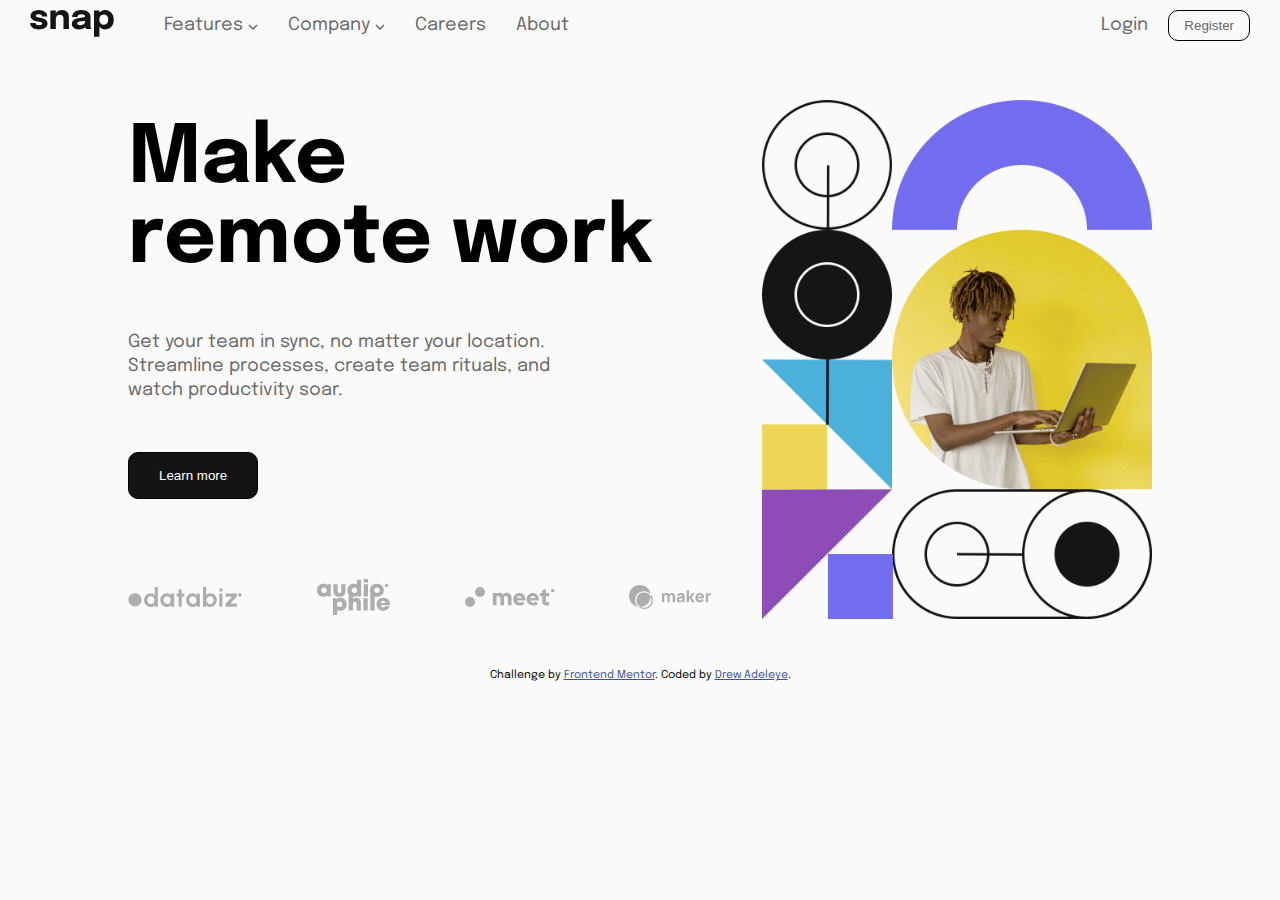
<file: index.html>
<!DOCTYPE html>
<html lang="en">
  <head>
    <meta charset="UTF-8" />
    <meta name="viewport" content="width=device-width, initial-scale=1.0" />
    <!-- displays site properly based on user's device -->

    <link
      rel="icon"
      type="image/png"
      sizes="32x32"
      href="./images/favicon-32x32.png"
    />

    <title>Frontend Mentor | Intro section with dropdown navigation</title>

    <!-- Feel free to remove these styles or customise in your own stylesheet 👍 -->

    <link rel="stylesheet" href="style.css" />
    <script src="script.js" defer></script>
  </head>
  <body>
    <!-- header section -->
    <header class="navbar">
      <!-- nav left -->
      <nav class="nav-left">
        <div class="logo">
          <img src="images/logo.svg" alt="" />
        </div>
        <ul class="navlinks">
          <li class="dropdown" data-dropdown>
            <a href="#" data-dropdown-button>Features</a>
            <img src="images/icon-arrow-down.svg" alt="" />
            <div class="dropdown-content features-drop">
              <ul>
                <li>
                  <img src="images/icon-todo.svg" alt="icon-todo" />
                  <a href="#">Todo List</a>
                </li>
                <li>
                  <img src="images/icon-calendar.svg" alt="icon-calendar" />
                  <a href="#">Calendar</a>
                </li>
                <li>
                  <img src="images/icon-reminders.svg" alt="icon-reminders" />
                  <a href="#">Reminders</a>
                </li>
                <li>
                  <img src="images/icon-planning.svg" alt="icon-planning" />
                  <a href="#">Planning</a>
                </li>
              </ul>
            </div>
          </li>
          <li class="dropdown" data-dropdown>
            <a href="#" data-dropdown-button>Company</a>
            <img src="images/icon-arrow-down.svg" alt="icon-arrow-down" />
            <div class="dropdown-content company-drop">
              <ul>
                <li><a href="#">History</a></li>
                <li><a href="#">Our Team</a></li>
                <li><a href="#">Blog</a></li>
              </ul>
            </div>
          </li>
          <li><a href="#">Careers</a></li>
          <li><a href="#">About</a></li>
        </ul>
      </nav>
      <!-- nav right -->
      <nav class="nav-right">
        <a href="#" class="nav-login">Login</a>
        <button class="nav-register"><a href="#">Register</a></button>
        <div class="hamburger">
          <div class="bar"></div>
          <div class="bar mid"></div>
          <div class="bar"></div>
        </div>
      </nav>

      <!-- mobile nav -->
      <nav class="mobile-navbar">
        <ul>
          <li class="mobile-dropdown mobile-features">
            <a href="#">Features</a>
            <img src="images/icon-arrow-down.svg" alt="icon-arrow-down" />
            <ul class="mobile-features-drop">
              <li>
                <img src="images/icon-todo.svg" alt="icon-todo" />
                <a href="#">Todo List</a>
              </li>
              <li>
                <img src="images/icon-calendar.svg" alt="icon-calendar" />
                <a href="#">Calendar</a>
              </li>
              <li>
                <img src="images/icon-reminders.svg" alt="icon-reminders" />
                <a href="#">Reminders</a>
              </li>
              <li>
                <img src="images/icon-planning.svg" alt="icon-planning" />
                <a href="#">Planning</a>
              </li>
            </ul>
          </li>
          <li class="mobile-dropdown mobile-company">
            <a href="#">Company</a>
            <img src="images/icon-arrow-down.svg" alt="icon-arrow-down" />
            <ul class="mobile-company-drop">
              <li><a href="#">History</a></li>
              <li><a href="#">Our Team</a></li>
              <li><a href="#">Blog</a></li>
            </ul>
          </li>
          <li><a href="#">Careers</a></li>
          <li><a href="#">About</a></li>
        </ul>
        <a href="#" class="mobile-login">Login</a>
        <button class="mobile-register"><a href="#">Register</a></button>
      </nav>
    </header>
    <!-- nav end -->
    <main class="main">
      <div class="article-section">
        <h1 class="desktop">
          Make <br />
          remote work
        </h1>
        <h1 class="mobile">Make remote work</h1>
        <p class="desktop">
          Get your team in sync, no matter your location. <br />
          Streamline processes, create team rituals, and <br />
          watch productivity soar.
        </p>
        <p class="mobile">
          Get your team in sync, no matter your location. Streamline processes,
          create team rituals, and watch productivity soar.
        </p>
        <button class="learn">Learn more</button>
        <div class="clients">
          <img src="images/client-databiz.svg" alt="client-databiz" />
          <img src="images/client-audiophile.svg" alt="client-audiophile" />
          <img src="images/client-meet.svg" alt="client-meet" />
          <img src="images/client-maker.svg" alt="client-maker" />
        </div>
      </div>
      <div class="img-section">
        <img
          src="images/image-hero-desktop.png"
          alt="image-hero-desktop"
          class="desktop-img"
        />
        <img
          src="images/image-hero-mobile.png"
          alt="image-hero-mobile"
          class="mobile-img"
        />
      </div>
    </main>

    <div class="nav-background"></div>

    <div class="attribution">
      Challenge by
      <a href="https://www.frontendmentor.io?ref=challenge" target="_blank"
        >Frontend Mentor</a
      >. Coded by <a href="#">Drew Adeleye</a>.
    </div>
  </body>
</html>
</file>
<file: style.css>
@import url("https://fonts.googleapis.com/css2?family=Epilogue:wght@500;700&display=swap");

* {
  padding: 0;
  margin: 0;
  box-sizing: border-box;
}
.attribution {
  font-size: 11px;
  text-align: center;
  margin-top: 50px;
}
.attribution a {
  color: hsl(228, 45%, 44%);
}

body {
  font-size: 18px;
  font-family: "Epilogue", sans-serif;
  min-height: 100vh;
  background-color: hsl(0, 0%, 98%);
  overflow-x: hidden;
}

/* 
- Almost White: hsl(0, 0%, 98%)
- Medium Gray: hsl(0, 0%, 41%)
- Almost Black: hsl(0, 0%, 8%) 

- Font size (paragraph): 18px

*/

header {
  display: flex;
  justify-content: space-between;
  align-items: center;
  min-height: 50px;
  position: relative;
  padding: 0 30px;
}

header .nav-left {
  display: flex;
  gap: 50px;
  align-items: center;
}
header .nav-right {
  display: flex;
  gap: 20px;
  align-items: center;
}

header .navlinks {
  display: flex;
  gap: 30px;
  align-items: center;
}
header .navlinks .dropdown {
  position: relative;
}
header .navlinks li {
  list-style: none;
}

header a {
  color: hsl(0, 0%, 41%);
  text-decoration: none;
}
header a:hover {
  color: hsl(0, 0%, 8%);
}
header .navlinks .dropdown-content {
  position: absolute;
  top: calc(100% + 20px);
  opacity: 0;
  pointer-events: none;
  transition: all 200ms linear;
  transform: translateY(-10px);
  border-radius: 10px;
  box-shadow: 0 2px 10px rgba(0, 0, 0, 0.3);
  background-color: hsl(0, 0%, 98%);
}
header .dropdown.active .dropdown-content {
  opacity: 1;
  pointer-events: auto;
  transform: translate(0px);
}
header .navlinks .features-drop {
  left: -75%;
  width: 160px;
}

header .navlinks .company-drop {
  width: 130px;
}

header .navlinks .dropdown-content li {
  padding: 10px 20px;
}

header .hamburger .bar {
  background-color: black;
  width: 50px;
  height: 2px;
  transition: all 200ms linear;
}
header .hamburger.active .bar:nth-child(1) {
  transform: translateY(12px) rotate(45deg);
}
header .hamburger.active .bar:nth-child(3) {
  transform: translateY(-12px) rotate(-45deg);
}
header .hamburger.active .bar:nth-child(2) {
  transform: translateX(-10px);
  opacity: 0;
}

header .hamburger .mid {
  margin: 10px 0;
}

header .hamburger {
  display: none;
}
header .mobile-navbar {
  display: none;
}
header .nav-register {
  padding: 7px 15px;
  background: none;
  border-radius: 10px;
  border: 1.5px solid black;
  color: hsl(0, 0%, 41%);
}

/* main section css */

.main {
  display: flex;
  padding: 0 10%;
  gap: 50px;
  margin-top: 50px;
}
.main .article-section {
  width: 60%;
}
.main .img-section {
  width: 40%;
}
.main .img-section > img {
  width: 100%;
  height: 100%;
  display: block;
}
.main .img-section .mobile-img {
  display: none;
}

.main .article-section > h1 {
  font-weight: 700;
  font-size: 5rem;
  margin-bottom: 50px;
  margin-top: 20px;
  line-height: 5rem;
}
.main .article-section > p {
  line-height: 1.5rem;
  color: hsl(0, 0%, 41%);
}

.main .article-section > h1.mobile,
.main .article-section > p.mobile {
  display: none;
}
.main .article-section > .learn {
  background-color: hsl(0, 0%, 8%);
  color: white;
  cursor: pointer;
  padding: 15px 30px;
  border-radius: 10px;
  border: none;
  margin-top: 50px;
  margin-bottom: 80px;
  border: 1px solid black;
}
.main .article-section > .learn:hover {
  background-color: white;
  color: black;
}

.main .clients {
  display: flex;
  justify-content: space-between;
  align-items: center;
}
@media screen and (max-width: 800px) {
  header .hamburger {
    display: block;
  }

  header .navlinks {
    display: none;
  }
  header .nav-login {
    display: none;
  }
  header .nav-register {
    display: none;
  }
  header .mobile-navbar {
    display: flex;
    flex-direction: column;
    min-height: calc(100vh - 50px);
    position: absolute;
    z-index: 2;
    top: 100%;
    right: 0;
    background-color: hsl(0, 0%, 98%);
    width: 60%;
    padding: 0 20px;
    transition: all 200ms linear;
    opacity: 0;
    pointer-events: none;
    right: -20%;
  }
  header .mobile-navbar.active {
    opacity: 1;
    pointer-events: auto;
    right: 0%;
  }
  header .mobile-navbar li {
    margin-bottom: 15px;
    list-style: none;
  }
  header .mobile-features-drop {
    padding: 20px 15px 5px 15px;
    display: none;
  }
  header .mobile-features-drop.active {
    display: block;
  }

  header .mobile-company-drop {
    padding: 20px 15px 5px 15px;
    display: none;
  }
  header .mobile-company-drop.active {
    display: block;
  }
  header .mobile-login {
    text-align: center;
    margin-top: 10px;
  }
  header .mobile-register {
    padding: 7px 0;
    background: none;
    border-radius: 10px;
    border: 1.5px solid black;
    color: hsl(0, 0%, 41%);
    margin-top: 15px;
  }
  /* navbar css end */
  .main {
    flex-direction: column;
    padding: 0;
    gap: 20px;
  }
  .main .img-section .mobile-img {
    display: block;
  }
  .main .img-section .desktop-img {
    display: none;
  }
  .main .article-section > h1.mobile,
  .main .article-section > p.mobile {
    display: block;
  }
  .main .article-section > h1.mobile {
    font-size: 2.5rem;
    line-height: 2.5rem;
    margin-bottom: 20px;
    text-align: center;
  }
  .main .article-section > p.mobile {
    line-height: 1.5rem;
    text-align: center;
  }
  .main .article-section > .learn {
    margin: 0px auto;
  }

  .main .article-section > h1.desktop,
  .main .article-section > p.desktop {
    display: none;
  }

  .main .article-section {
    width: 100%;
    order: 2;
    padding: 0 5%;
    display: flex;
    flex-direction: column;
  }
  .main .img-section {
    width: 100%;
    order: 1;
    margin-top: 0;
  }
  .main .article-section > .learn {
    margin-top: 30px;
    margin-bottom: 50px;
  }
  .nav-background {
    min-height: 100vh;
    position: fixed;
    left: 0;
    top: 0;
    background-color: rgba(0, 0, 0, 0.3);
    z-index: 1;
    width: 40%;
    pointer-events: none;
    opacity: 0;
    transition: all 200ms linear;
  }
  .nav-background.active {
    opacity: 1;
  }
}
</file>
